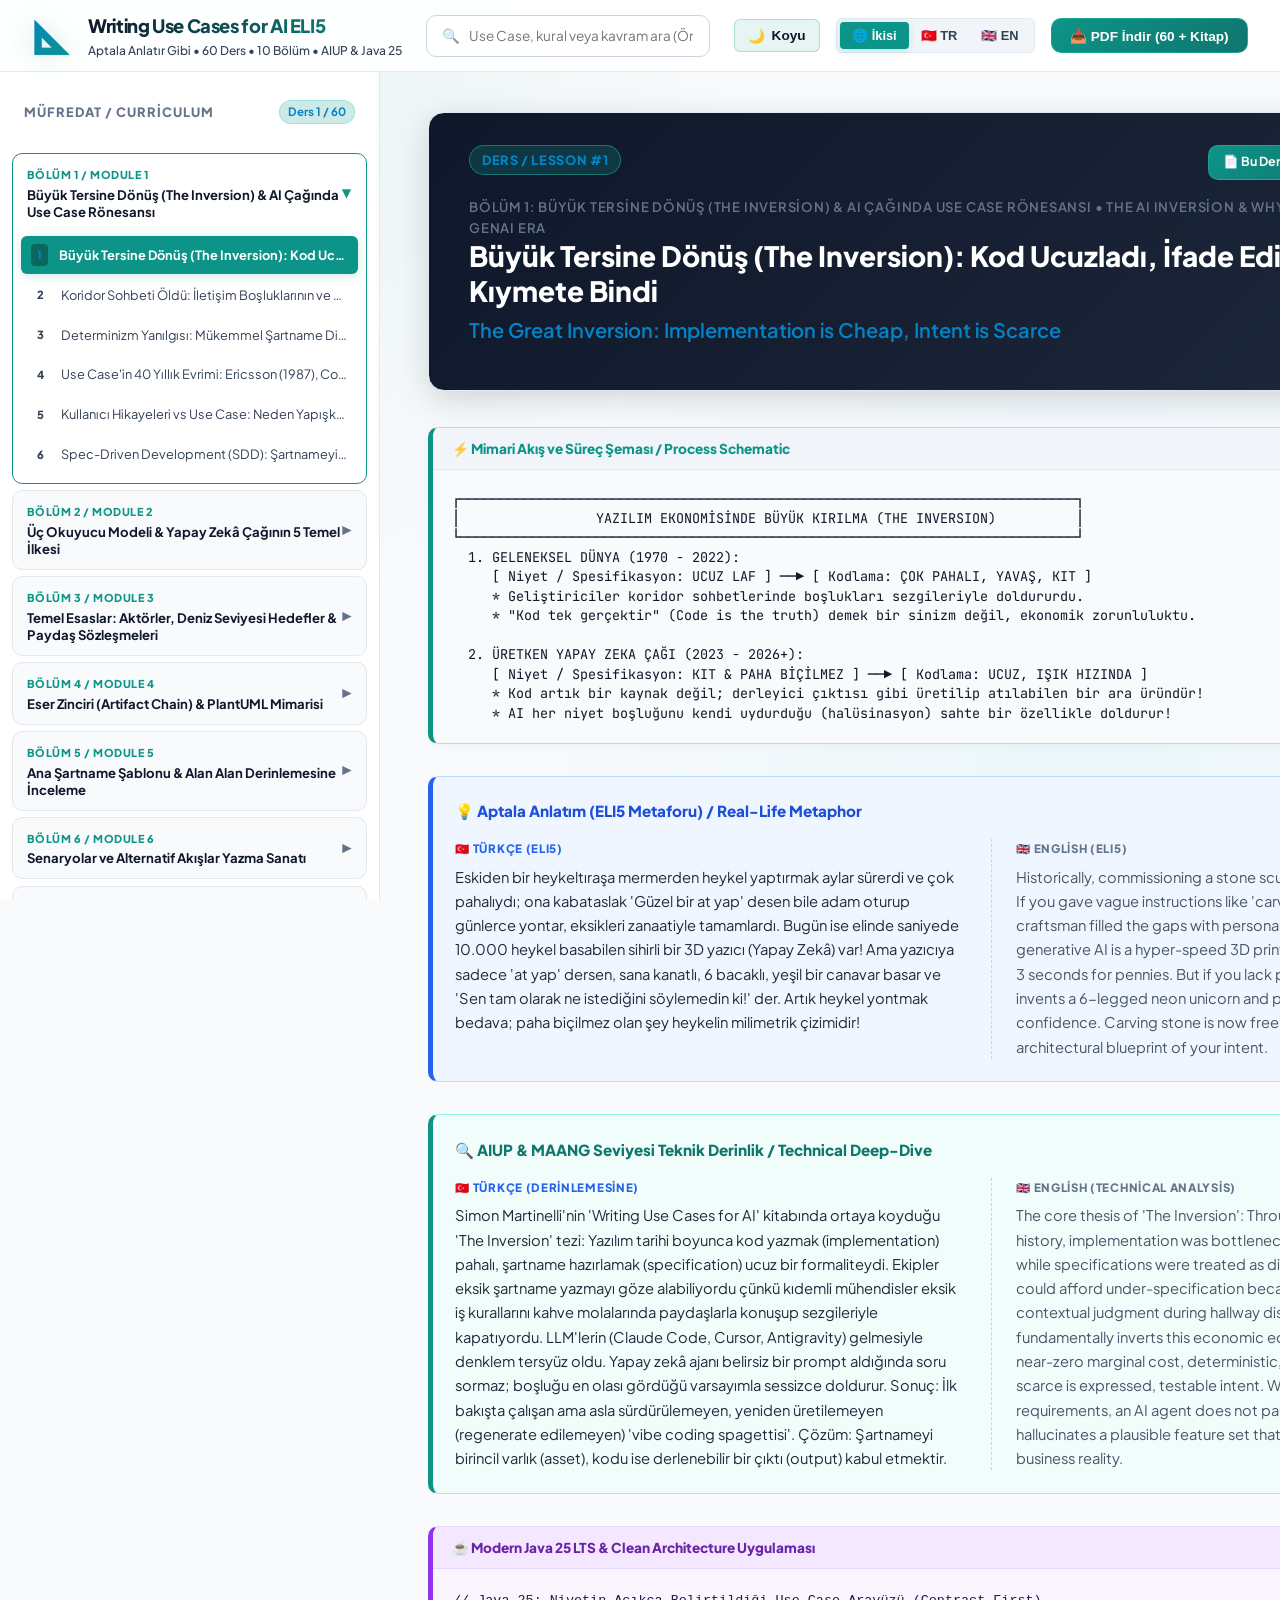
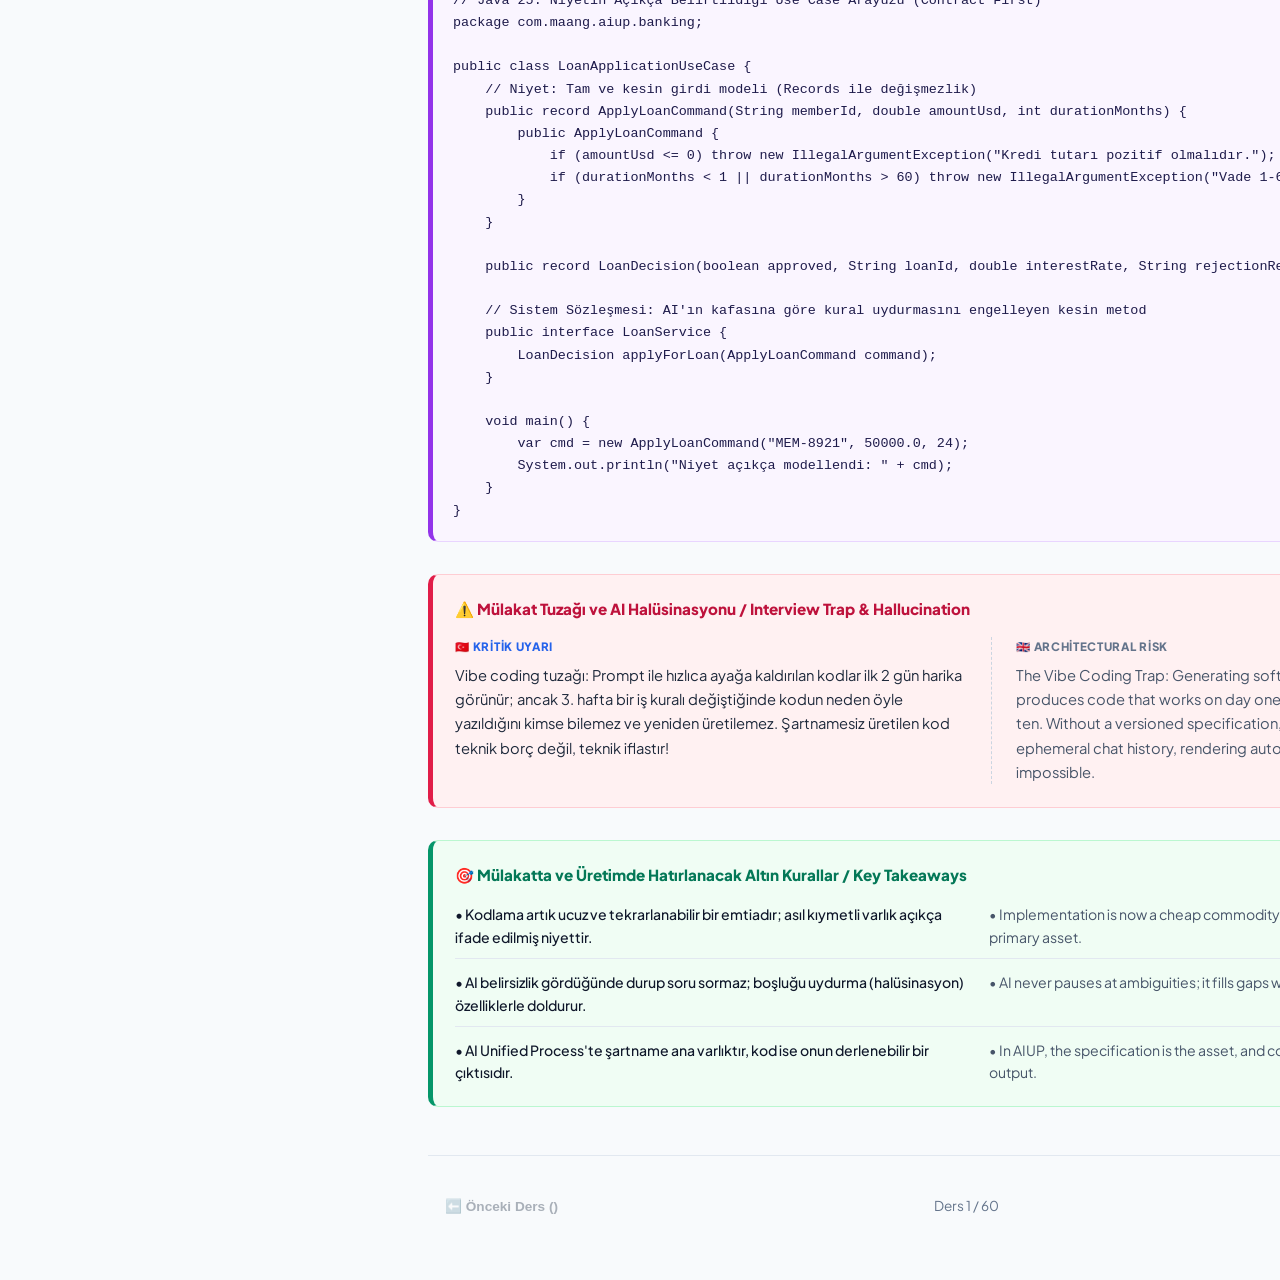
<file: index.html>
<!DOCTYPE html>
<html lang="tr">
<head>
  <meta charset="UTF-8">
  <meta http-equiv="refresh" content="0; url=web/index.html">
  <title>Use Cases for AI & LLM Engineering ELI5 | 60 Ders</title>
  <script>
    window.location.replace("web/index.html");
  </script>
</head>
<body style="background-color: #02040a; color: #f8fafc; font-family: -apple-system, BlinkMacSystemFont, 'Segoe UI', Roboto, sans-serif; display: flex; align-items: center; justify-content: center; height: 100vh; margin: 0;">
  <div style="text-align: center;">
    <div style="font-size: 48px; margin-bottom: 16px;">💡</div>
    <h2 style="font-size: 20px; font-weight: 600; margin-bottom: 8px;">Use Cases for AI & LLM Engineering ELI5 | 60 Ders</h2>
    <p style="color: #94a3b8; font-size: 14px; margin-bottom: 16px;">Web okuyucuya yönlendiriliyorsunuz...</p>
    <a href="web/index.html" style="display: inline-block; padding: 10px 20px; background: #10b981; color: #ffffff; border-radius: 8px; text-decoration: none; font-weight: bold; font-size: 13px;">Sayfaya Git ➔</a>
  </div>
</body>
</html>
</file>
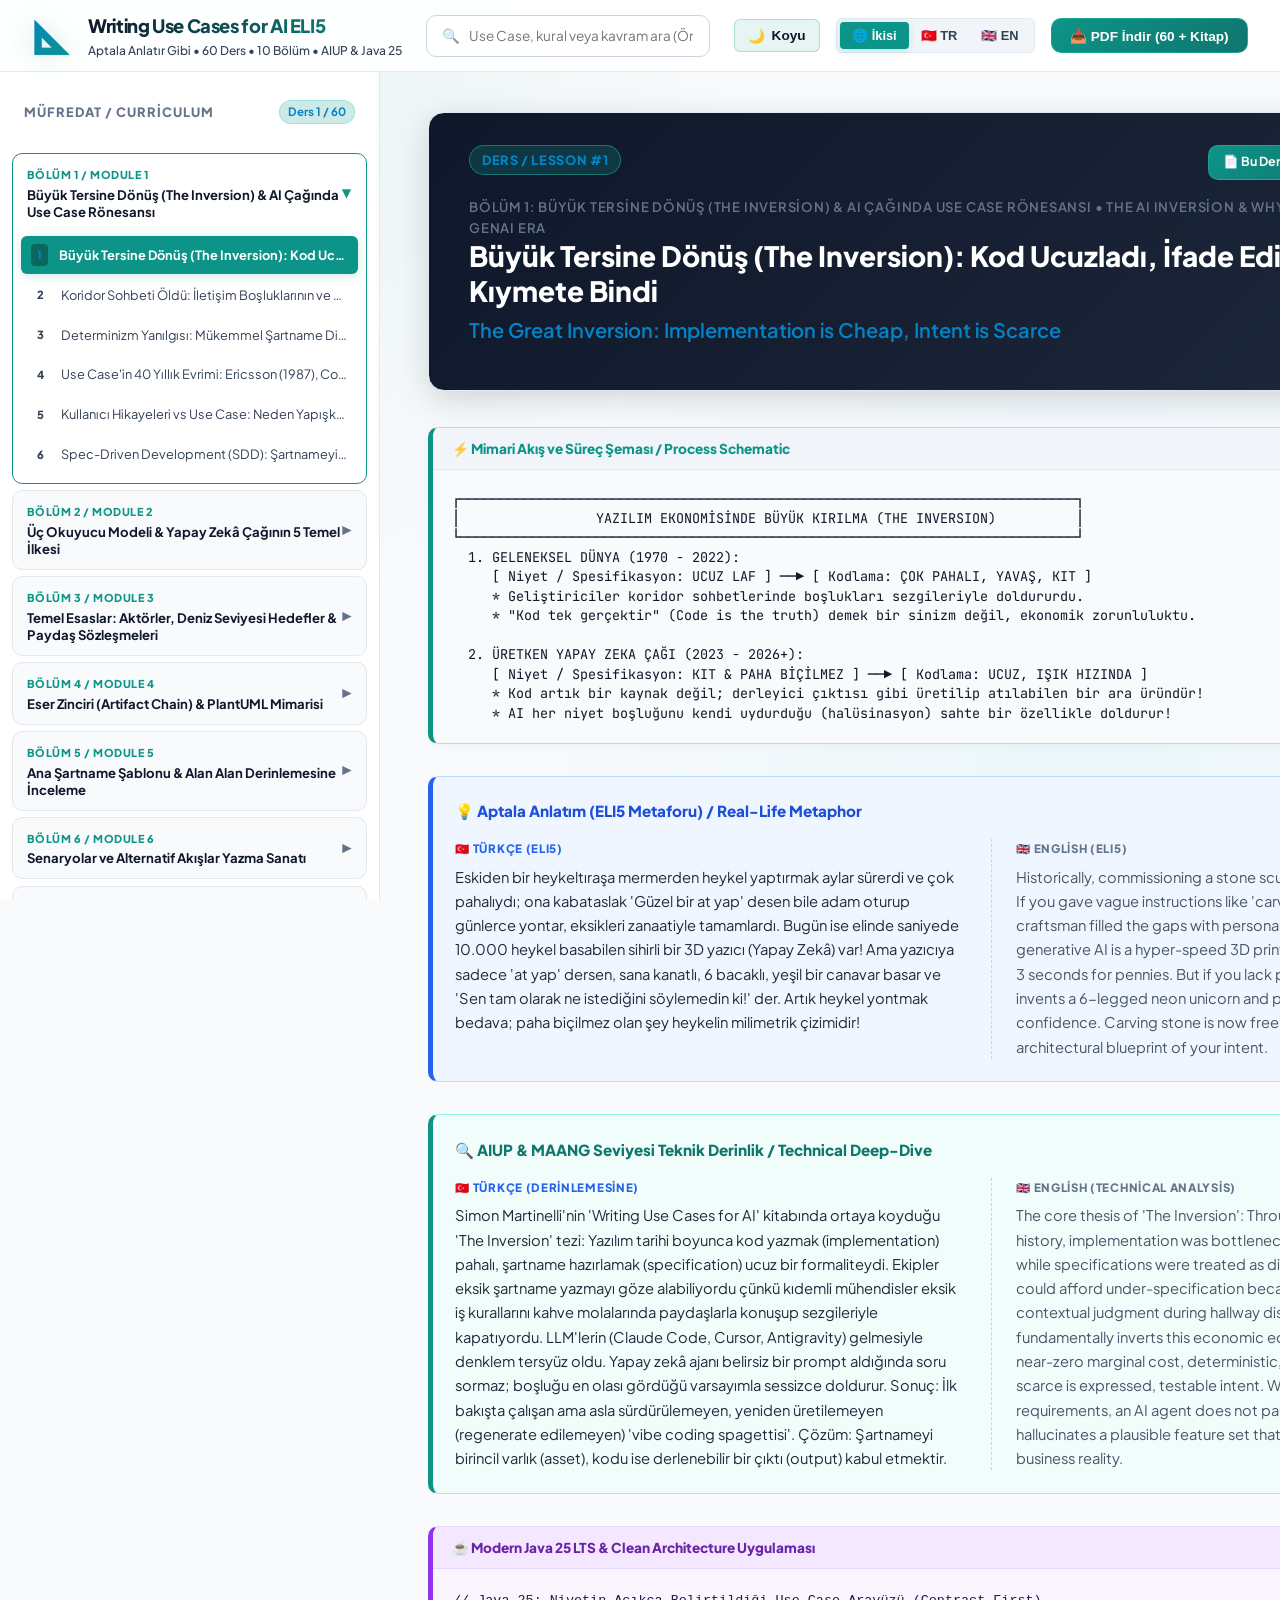
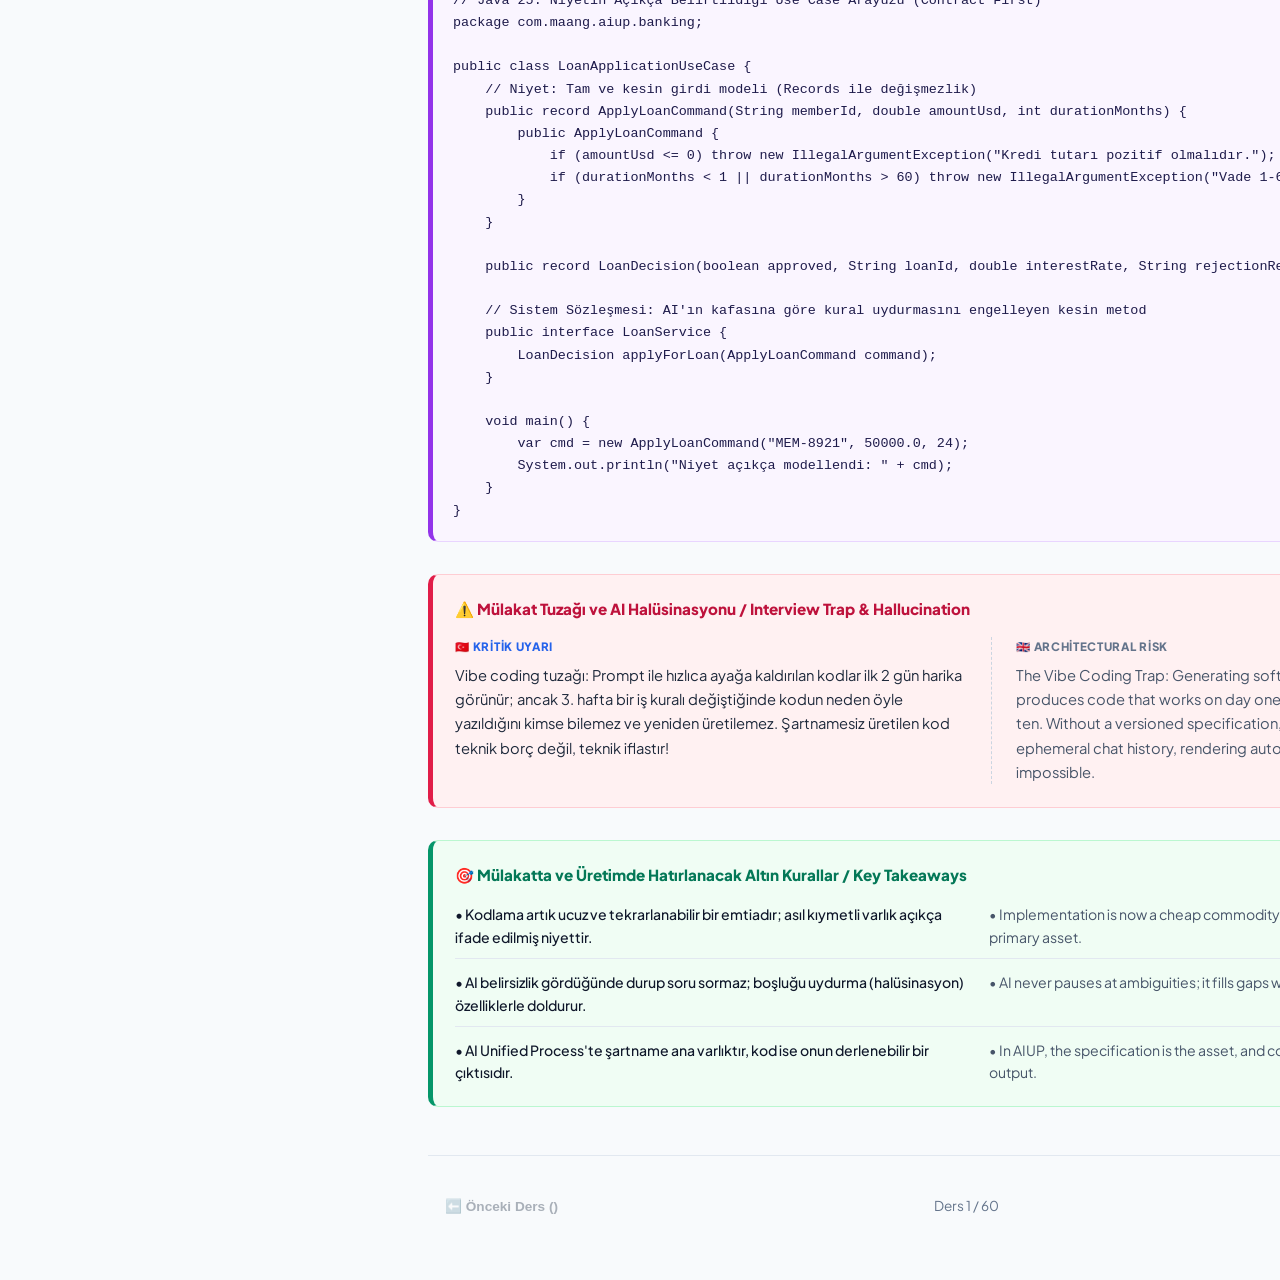
<file: web/index.html>
<!DOCTYPE html>
<html lang="tr">
<head>
  <meta charset="UTF-8">
  <meta name="viewport" content="width=device-width, initial-scale=1.0">
  <title>Writing Use Cases for AI ELI5 | Aptala Anlatır Gibi 60 Ders</title>
  <meta name="description" content="MAANG mülakatları ve AI çağı için Simon Martinelli temelli grafikli, şemalı, Java 25 kodlu, çift dilli (TR/EN) Use Case & Spec-Driven Development başucu rehberi.">
  <link rel="preconnect" href="https://fonts.googleapis.com">
  <link rel="preconnect" href="https://fonts.gstatic.com" crossorigin>
  <link href="https://fonts.googleapis.com/css2?family=Plus+Jakarta+Sans:wght@400;500;600;700;800&family=JetBrains+Mono:wght@400;500;600;700&display=swap" rel="stylesheet">
  <link rel="stylesheet" href="styles.css">
</head>
<body>
  <div class="bg-ambient"></div>

  <!-- Top Navigation Bar -->
  <nav class="top-nav">
    <div class="brand-section">
      <div class="brand-logo">📐</div>
      <div>
        <div class="brand-title">Writing Use Cases for AI ELI5</div>
        <div class="brand-subtitle">Aptala Anlatır Gibi • 60 Ders • 10 Bölüm • AIUP & Java 25</div>
      </div>
    </div>

    <!-- Live Search -->
    <div class="search-wrapper">
      <span class="search-icon">🔍</span>
      <input type="text" id="searchInput" class="search-input" placeholder="Use Case, kural veya kavram ara (Örn: Inversion, 3 Readers, Zone 3, Blocklist, Slices, Brownfield)...">
    </div>

    <!-- Actions & Language Switcher -->
    <div class="nav-actions">
      <button id="themeToggleBtn" class="theme-btn" title="Temayı Değiştir (Açık/Koyu)">
        <span class="theme-icon">🌙</span> <span class="theme-text">Koyu</span>
      </button>

      <div class="lang-selector">
        <button class="lang-btn active" data-lang="split" title="Türkçe ve İngilizce Yan Yana">🌐 İkisi</button>
        <button class="lang-btn" data-lang="tr" title="Sadece Türkçe">🇹🇷 TR</button>
        <button class="lang-btn" data-lang="en" title="Only English">🇬🇧 EN</button>
      </div>

      <button id="btnOpenPdfModal" class="btn-primary" title="Tüm PDF'leri İncele ve İndir">
        📥 PDF İndir (60 + Kitap)
      </button>
    </div>
  </nav>

  <!-- App Layout -->
  <div class="app-container">
    <!-- Sidebar: Modules & Lessons -->
    <aside class="sidebar" id="sidebar">
      <div class="sidebar-header">
        <span class="sidebar-title">Müfredat / Curriculum</span>
        <span class="progress-pill" id="lessonCounterBadge">Ders 1 / 60</span>
      </div>
      <ul class="module-list" id="moduleAccordion">
        <!-- Rendered dynamically by app.js -->
      </ul>
    </aside>

    <!-- Main View: Active Lesson -->
    <main class="main-view" id="mainContent">
      <!-- Active Lesson Content Rendered Here -->
    </main>
  </div>

  <!-- PDF Library Modal -->
  <div class="modal-overlay" id="pdfModal">
    <div class="modal-card">
      <div class="modal-header">
        <div>
          <h2 style="font-size: 1.25rem; font-weight: 800; color: white;">📚 Yayınlanmış PDF Kütüphanesi</h2>
          <p style="font-size: 0.85rem; color: var(--text-secondary);">60 tekil ders, 10 bölüm paketi ve 3 MB master mega-kitabı doğrudan indirin.</p>
        </div>
        <button id="btnClosePdfModal" class="btn-secondary" style="padding: 4px 10px; font-size: 1.1rem;">✕</button>
      </div>
      <div class="modal-body">
        <div class="pdf-item master-book-highlight">
          <div>
            <div style="font-weight: 800; font-size: 1.1rem; color: white;">📖 BÜYÜK MASTER KİTAP (TÜM 60 DERS TEK PDF)</div>
            <div style="font-size: 0.82rem; color: var(--text-secondary);">60 Ders • Mimari ASCII Şemalar • Java 25 Kodları • Çift Dilli (TR & EN) • Typst Yayın Kalitesi</div>
          </div>
          <a href="../output/book/Writing_Use_Cases_for_AI_ELI5.pdf" target="_blank" class="btn-primary" style="padding: 0.65rem 1.3rem;">
            ⬇️ Ana Kitabı Aç (3.0 MB)
          </a>
        </div>

        <h3 style="font-size: 0.95rem; font-weight: 700; color: var(--accent-cyan); text-transform: uppercase; margin-bottom: 0.75rem; letter-spacing: 0.05em;">
          📦 10 Bölüm Paketleri (Module Bundles)
        </h3>
        <div class="pdf-download-list" id="modalModulePdfList">
          <!-- Filled dynamically -->
        </div>

        <h3 style="font-size: 0.95rem; font-weight: 700; color: var(--accent-cyan); text-transform: uppercase; margin-top: 1.5rem; margin-bottom: 0.75rem; letter-spacing: 0.05em;">
          📄 60 Tekil Ders PDF'leri (Individual Lessons)
        </h3>
        <div class="pdf-download-list-grid" id="modalIndividualPdfList">
          <!-- Filled dynamically -->
        </div>
      </div>
    </div>
  </div>

  <!-- Load Data and Application Logic -->
  <script src="data/lessons.js"></script>
  <script src="app.js"></script>
</body>
</html>
</file>
<file: web/styles.css>
/* ==============================================================================
   WRITING USE CASES FOR AI ELI5 - MODERN HIGH-AESTHETIC STYLESHEET
   Deep Cyber Obsidian & Teal/Cyan Palette (AIUP & Spec-Driven Engineering)
   ============================================================================== */

:root {
  --bg-primary: #f8fafc;
  --bg-secondary: #ffffff;
  --bg-card: #ffffff;
  --bg-card-border: #e2e8f0;
  --bg-glass: rgba(255, 255, 255, 0.92);

  --accent-teal: #0d9488;
  --accent-teal-glow: rgba(13, 148, 136, 0.2);
  --accent-cyan: #0284c7;
  --accent-sky: #0284c7;
  --accent-emerald: #059669;
  --accent-rose: #e11d48;
  --accent-purple: #7c3aed;

  --text-primary: #0f172a;
  --text-secondary: #334155;
  --text-muted: #64748b;
  --text-cyan-dim: #0f766e;

  --font-main: 'Plus Jakarta Sans', -apple-system, BlinkMacSystemFont, 'Segoe UI', Roboto, sans-serif;
  --font-mono: 'JetBrains Mono', 'Fira Code', Menlo, monospace;

  --sidebar-width: 380px;
  --top-nav-height: 72px;
  --radius-sm: 6px;
  --radius-md: 10px;
  --radius-lg: 16px;
  --transition: all 0.2s cubic-bezier(0.4, 0, 0.2, 1);
}

body.theme-dark {
  --bg-primary: #040e14;
  --bg-secondary: #081c24;
  --bg-card: rgba(8, 28, 36, 0.75);
  --bg-card-border: rgba(45, 212, 191, 0.18);
  --bg-glass: rgba(8, 28, 36, 0.85);

  --accent-teal: #0d9488;
  --accent-teal-glow: rgba(13, 148, 136, 0.35);
  --accent-cyan: #2dd4bf;
  --accent-sky: #38bdf8;
  --accent-emerald: #10b981;
  --accent-rose: #f43f5e;
  --accent-purple: #c084fc;

  --text-primary: #f8fafc;
  --text-secondary: #94a3b8;
  --text-muted: #64748b;
  --text-cyan-dim: #5eead4;
}

* {
  box-sizing: border-box;
  margin: 0;
  padding: 0;
}

body {
  font-family: var(--font-main);
  background-color: var(--bg-primary);
  color: var(--text-primary);
  line-height: 1.6;
  min-height: 100vh;
  overflow-x: hidden;
  -webkit-font-smoothing: antialiased;
}

.bg-ambient {
  position: fixed;
  top: 0;
  left: 0;
  right: 0;
  bottom: 0;
  background: 
    radial-gradient(circle at 15% 10%, rgba(13, 148, 136, 0.06), transparent 40%),
    radial-gradient(circle at 85% 80%, rgba(6, 182, 212, 0.05), transparent 45%),
    #f8fafc;
  pointer-events: none;
  z-index: -1;
}

body.theme-dark .bg-ambient {
  background: 
    radial-gradient(circle at 15% 10%, rgba(13, 148, 136, 0.15), transparent 40%),
    radial-gradient(circle at 85% 80%, rgba(6, 182, 212, 0.12), transparent 45%),
    radial-gradient(circle at 50% 50%, rgba(8, 28, 36, 0.9), var(--bg-primary) 70%);
}

/* --- TOP NAVIGATION BAR --- */
.top-nav {
  position: fixed;
  top: 0;
  left: 0;
  right: 0;
  height: var(--top-nav-height);
  background: var(--bg-glass);
  backdrop-filter: blur(16px);
  -webkit-backdrop-filter: blur(16px);
  border-bottom: 1px solid var(--bg-card-border);
  display: flex;
  align-items: center;
  justify-content: space-between;
  padding: 0 2rem;
  z-index: 100;
  gap: 1.5rem;
}

.brand-section {
  display: flex;
  align-items: center;
  gap: 1rem;
  min-width: 320px;
}

.brand-logo {
  font-size: 2rem;
  background: linear-gradient(135deg, var(--accent-cyan), var(--accent-teal));
  -webkit-background-clip: text;
  -webkit-text-fill-color: transparent;
  filter: drop-shadow(0 0 12px var(--accent-teal-glow));
}

.brand-title {
  font-size: 1.15rem;
  font-weight: 800;
  letter-spacing: -0.02em;
  background: linear-gradient(to right, #0f172a, var(--accent-teal));
  -webkit-background-clip: text;
  -webkit-text-fill-color: transparent;
}

body.theme-dark .brand-title {
  background: linear-gradient(to right, #ffffff, var(--accent-cyan));
  -webkit-background-clip: text;
  -webkit-text-fill-color: transparent;
}

.brand-subtitle {
  font-size: 0.75rem;
  color: var(--text-secondary);
  font-weight: 500;
}

/* Search Bar */
.search-wrapper {
  flex: 1;
  max-width: 600px;
  position: relative;
}

.search-icon {
  position: absolute;
  left: 1rem;
  top: 50%;
  transform: translateY(-50%);
  font-size: 0.9rem;
  opacity: 0.6;
}

.search-input {
  width: 100%;
  height: 42px;
  background: #ffffff;
  border: 1px solid #cbd5e1;
  border-radius: var(--radius-md);
  padding: 0 1rem 0 2.6rem;
  font-size: 0.85rem;
  color: #0f172a;
  font-family: var(--font-main);
  transition: var(--transition);
}

body.theme-dark .search-input {
  background: rgba(4, 14, 20, 0.7);
  border-color: rgba(45, 212, 191, 0.25);
  color: white;
}

.search-input:focus {
  outline: none;
  border-color: var(--accent-cyan);
  box-shadow: 0 0 16px var(--accent-teal-glow);
  background: #ffffff;
}

body.theme-dark .search-input:focus {
  background: rgba(4, 14, 20, 0.95);
}

/* Nav Actions */
.nav-actions {
  display: flex;
  align-items: center;
  gap: 1rem;
}

.theme-btn {
  background: rgba(13, 148, 136, 0.1);
  border: 1px solid rgba(13, 148, 136, 0.25);
  color: var(--text-primary);
  padding: 0.45rem 0.85rem;
  border-radius: var(--radius-sm);
  font-size: 0.85rem;
  font-weight: 700;
  cursor: pointer;
  display: flex;
  align-items: center;
  gap: 0.4rem;
  transition: var(--transition);
}

.theme-btn:hover {
  background: var(--accent-teal);
  color: #ffffff;
}

.lang-selector {
  display: flex;
  background: #f1f5f9;
  border: 1px solid #e2e8f0;
  border-radius: var(--radius-sm);
  padding: 3px;
}

body.theme-dark .lang-selector {
  background: rgba(4, 14, 20, 0.8);
  border-color: var(--bg-card-border);
}

.lang-btn {
  background: none;
  border: none;
  color: var(--text-secondary);
  padding: 6px 12px;
  font-size: 0.8rem;
  font-weight: 700;
  cursor: pointer;
  border-radius: 4px;
  transition: var(--transition);
}

.lang-btn:hover {
  color: var(--text-primary);
}

.lang-btn.active {
  background: var(--accent-teal);
  color: white;
  box-shadow: 0 2px 8px var(--accent-teal-glow);
}

.btn-primary {
  background: linear-gradient(135deg, var(--accent-teal), #0f766e);
  color: white;
  border: 1px solid rgba(45, 212, 191, 0.4);
  padding: 0.55rem 1.15rem;
  border-radius: var(--radius-md);
  font-weight: 700;
  font-size: 0.85rem;
  cursor: pointer;
  display: inline-flex;
  align-items: center;
  gap: 0.5rem;
  transition: var(--transition);
  text-decoration: none;
}

.btn-primary:hover {
  transform: translateY(-1px);
  box-shadow: 0 4px 16px var(--accent-teal-glow);
  border-color: var(--accent-cyan);
}

.btn-secondary {
  background: rgba(255, 255, 255, 0.05);
  color: var(--text-secondary);
  border: 1px solid rgba(255, 255, 255, 0.1);
  padding: 0.55rem 1rem;
  border-radius: var(--radius-md);
  font-size: 0.85rem;
  font-weight: 600;
  cursor: pointer;
  transition: var(--transition);
}

.btn-secondary:hover {
  background: rgba(255, 255, 255, 0.1);
  color: white;
}

/* --- APP LAYOUT --- */
.app-container {
  display: flex;
  margin-top: var(--top-nav-height);
  min-height: calc(100vh - var(--top-nav-height));
}

/* --- SIDEBAR --- */
.sidebar {
  width: var(--sidebar-width);
  background: var(--bg-secondary);
  border-right: 1px solid var(--bg-card-border);
  overflow-y: auto;
  position: fixed;
  top: var(--top-nav-height);
  bottom: 0;
  left: 0;
  padding: 1.25rem 0.75rem;
  scrollbar-width: thin;
  scrollbar-color: var(--accent-teal) transparent;
  z-index: 90;
}

.sidebar-header {
  display: flex;
  justify-content: space-between;
  align-items: center;
  padding: 0.5rem 0.75rem 1rem 0.75rem;
  border-bottom: 1px solid rgba(255, 255, 255, 0.08);
  margin-bottom: 0.75rem;
}

.sidebar-title {
  font-size: 0.8rem;
  text-transform: uppercase;
  letter-spacing: 0.08em;
  font-weight: 800;
  color: var(--text-muted);
}

.progress-pill {
  font-size: 0.72rem;
  background: rgba(13, 148, 136, 0.2);
  color: var(--accent-cyan);
  padding: 2px 8px;
  border-radius: 12px;
  font-weight: 700;
  border: 1px solid rgba(45, 212, 191, 0.3);
}

.module-list {
  list-style: none;
  display: flex;
  flex-direction: column;
  gap: 0.4rem;
}

.module-card {
  border-radius: var(--radius-md);
  background: #f8fafc;
  border: 1px solid #e2e8f0;
  overflow: hidden;
  transition: var(--transition);
}

body.theme-dark .module-card {
  background: rgba(4, 14, 20, 0.4);
  border-color: rgba(255, 255, 255, 0.05);
}

.module-card:hover {
  border-color: var(--accent-teal);
}

body.theme-dark .module-card:hover {
  border-color: rgba(45, 212, 191, 0.3);
}

.module-card.expanded {
  border-color: var(--accent-teal);
  background: #ffffff;
}

body.theme-dark .module-card.expanded {
  border-color: rgba(45, 212, 191, 0.4);
  background: rgba(4, 14, 20, 0.75);
}

.module-header {
  padding: 0.75rem 0.85rem;
  cursor: pointer;
  display: flex;
  align-items: center;
  justify-content: space-between;
  user-select: none;
}

.module-meta {
  display: flex;
  flex-direction: column;
  gap: 2px;
}

.module-tag {
  font-size: 0.68rem;
  font-weight: 800;
  color: var(--accent-teal);
  text-transform: uppercase;
  letter-spacing: 0.05em;
}

body.theme-dark .module-tag {
  color: var(--accent-cyan);
}

.module-title-text {
  font-size: 0.82rem;
  font-weight: 700;
  color: var(--text-primary);
  line-height: 1.3;
}

body.theme-dark .module-title-text {
  color: white;
}

.module-toggle-icon {
  font-size: 0.75rem;
  color: var(--text-muted);
  transition: transform 0.2s ease;
}

.module-card.expanded .module-toggle-icon {
  transform: rotate(90deg);
  color: var(--accent-teal);
}

body.theme-dark .module-card.expanded .module-toggle-icon {
  color: var(--accent-cyan);
}

.lesson-sublist {
  list-style: none;
  padding: 0.25rem 0.5rem 0.6rem 0.5rem;
  display: flex;
  flex-direction: column;
  gap: 2px;
}

.lesson-item {
  padding: 0.5rem 0.65rem;
  border-radius: var(--radius-sm);
  cursor: pointer;
  display: flex;
  align-items: center;
  gap: 0.65rem;
  font-size: 0.8rem;
  color: var(--text-secondary);
  transition: var(--transition);
}

.lesson-item:hover {
  background: rgba(13, 148, 136, 0.1);
  color: var(--text-primary);
}

body.theme-dark .lesson-item:hover {
  background: rgba(13, 148, 136, 0.15);
  color: white;
}

.lesson-item.active {
  background: var(--accent-teal);
  color: white;
  font-weight: 700;
  box-shadow: 0 2px 10px var(--accent-teal-glow);
}

.lesson-badge {
  font-size: 0.7rem;
  font-weight: 800;
  background: rgba(255, 255, 255, 0.1);
  padding: 2px 6px;
  border-radius: 4px;
}

.lesson-item.active .lesson-badge {
  background: rgba(0, 0, 0, 0.3);
  color: var(--accent-cyan);
}

/* --- MAIN VIEW --- */
.main-view {
  margin-left: var(--sidebar-width);
  flex: 1;
  padding: 2.5rem 3rem 5rem 3rem;
  max-width: 1200px;
}

/* Hero Lesson Header */
.lesson-hero {
  background: linear-gradient(135deg, #0f172a 0%, #1e293b 100%);
  border: 1px solid var(--bg-card-border);
  border-radius: var(--radius-lg);
  padding: 2rem 2.5rem;
  margin-bottom: 2.25rem;
  position: relative;
  box-shadow: 0 8px 32px rgba(0, 0, 0, 0.15);
}

body.theme-dark .lesson-hero {
  background: linear-gradient(135deg, rgba(8, 28, 36, 0.95), rgba(4, 14, 20, 0.95));
  box-shadow: 0 8px 32px rgba(0, 0, 0, 0.4);
}

.lesson-hero-top {
  display: flex;
  justify-content: space-between;
  align-items: flex-start;
  margin-bottom: 1rem;
}

.lesson-number-tag {
  background: rgba(13, 148, 136, 0.25);
  color: var(--accent-cyan);
  border: 1px solid rgba(45, 212, 191, 0.4);
  font-size: 0.8rem;
  font-weight: 800;
  padding: 4px 12px;
  border-radius: 20px;
  text-transform: uppercase;
  letter-spacing: 0.05em;
}

.lesson-actions {
  display: flex;
  gap: 0.75rem;
}

.lesson-hero-title-tr {
  font-size: 1.75rem;
  font-weight: 800;
  line-height: 1.25;
  color: white;
  margin-bottom: 0.4rem;
}

.lesson-hero-title-en {
  font-size: 1.25rem;
  font-weight: 600;
  color: var(--accent-sky);
  margin-bottom: 0.75rem;
}

.lesson-hero-module-name {
  font-size: 0.82rem;
  color: var(--text-muted);
  font-weight: 600;
  text-transform: uppercase;
  letter-spacing: 0.06em;
}

/* Content Boxes */
.box-section {
  margin-bottom: 2rem;
}

/* 1. Diagram Box */
.diagram-card {
  background: #f8fafc;
  border: 1px solid #cbd5e1;
  border-left: 5px solid var(--accent-teal);
  border-radius: var(--radius-md);
  overflow: hidden;
  box-shadow: 0 2px 8px rgba(0, 0, 0, 0.04);
}

body.theme-dark .diagram-card {
  background: #06141d;
  border-color: #134e4a;
  box-shadow: 0 4px 20px rgba(0, 0, 0, 0.35);
}

.diagram-header {
  background: #f1f5f9;
  padding: 0.6rem 1.2rem;
  display: flex;
  justify-content: space-between;
  align-items: center;
  border-bottom: 1px solid #e2e8f0;
}

body.theme-dark .diagram-header {
  background: rgba(13, 148, 136, 0.15);
  border-bottom-color: rgba(19, 78, 74, 0.6);
}

.diagram-title {
  font-size: 0.85rem;
  font-weight: 800;
  color: var(--accent-teal);
  display: flex;
  align-items: center;
  gap: 0.5rem;
}

body.theme-dark .diagram-title {
  color: var(--accent-cyan);
}

.btn-copy {
  background: rgba(0, 0, 0, 0.05);
  border: 1px solid rgba(0, 0, 0, 0.1);
  color: var(--text-secondary);
  font-size: 0.75rem;
  font-weight: 600;
  padding: 3px 8px;
  border-radius: 4px;
  cursor: pointer;
  transition: var(--transition);
}

body.theme-dark .btn-copy {
  background: rgba(255, 255, 255, 0.06);
  border-color: rgba(255, 255, 255, 0.1);
  color: var(--text-secondary);
}

.btn-copy:hover {
  background: var(--accent-teal);
  color: white;
}

.diagram-body {
  padding: 1.2rem;
  overflow-x: auto;
  font-family: var(--font-mono);
  font-size: 0.84rem;
  line-height: 1.45;
  color: #0f172a;
  white-space: pre;
}

body.theme-dark .diagram-body {
  color: #a7f3d0;
}

/* 2. ELI5 Box */
.eli5-card {
  background: #eff6ff;
  border: 1px solid #bfdbfe;
  border-left: 5px solid #2563eb;
  border-radius: var(--radius-md);
  padding: 1.4rem;
}

body.theme-dark .eli5-card {
  background: rgba(30, 58, 138, 0.12);
  border-color: rgba(59, 130, 246, 0.3);
}

.eli5-header {
  font-size: 0.95rem;
  font-weight: 800;
  color: #1d4ed8;
  margin-bottom: 1rem;
  display: flex;
  align-items: center;
  gap: 0.5rem;
}

body.theme-dark .eli5-header {
  color: #60a5fa;
}

/* 3. Deep-Dive Box */
.deep-card {
  background: #f0fdfa;
  border: 1px solid #99f6e4;
  border-left: 5px solid var(--accent-teal);
  border-radius: var(--radius-md);
  padding: 1.4rem;
}

body.theme-dark .deep-card {
  background: rgba(15, 118, 110, 0.12);
  border-color: rgba(20, 184, 166, 0.3);
}

.deep-header {
  font-size: 0.95rem;
  font-weight: 800;
  color: #0f766e;
  margin-bottom: 1rem;
  display: flex;
  align-items: center;
  gap: 0.5rem;
}

body.theme-dark .deep-header {
  color: var(--accent-cyan);
}

/* Split Columns */
.split-content {
  display: grid;
  grid-template-columns: 1fr 1fr;
  gap: 1.75rem;
}

.lang-column {
  font-size: 0.92rem;
  line-height: 1.65;
  color: #1e293b;
}

body.theme-dark .lang-column {
  color: #e2e8f0;
}

.lang-column.english {
  color: #475569;
  border-left: 1px dashed #cbd5e1;
  padding-left: 1.5rem;
}

body.theme-dark .lang-column.english {
  color: #cbd5e1;
  border-left: 1px dashed rgba(255, 255, 255, 0.1);
}

.col-label {
  font-size: 0.72rem;
  font-weight: 800;
  text-transform: uppercase;
  letter-spacing: 0.06em;
  margin-bottom: 0.4rem;
  display: block;
}

.col-label.tr { color: #2563eb; }
.col-label.en { color: #64748b; }
body.theme-dark .col-label.tr { color: #60a5fa; }
body.theme-dark .col-label.en { color: #94a3b8; }

/* 4. Java 25 Box */
.java-card {
  background: #faf5ff;
  border: 1px solid #e9d5ff;
  border-left: 5px solid #9333ea;
  border-radius: var(--radius-md);
  overflow: hidden;
}

body.theme-dark .java-card {
  background: #0b0714;
  border-color: #4a1d96;
}

.java-header {
  background: #f3e8ff;
  padding: 0.6rem 1.2rem;
  display: flex;
  justify-content: space-between;
  align-items: center;
  border-bottom: 1px solid #e9d5ff;
}

body.theme-dark .java-header {
  background: rgba(147, 51, 234, 0.15);
  border-bottom-color: rgba(147, 51, 234, 0.3);
}

.java-title {
  font-size: 0.85rem;
  font-weight: 800;
  color: #6b21a8;
  display: flex;
  align-items: center;
  gap: 0.5rem;
}

body.theme-dark .java-title {
  color: var(--accent-purple);
}

.java-code-pre {
  padding: 1.25rem;
  overflow-x: auto;
  font-family: var(--font-mono);
  font-size: 0.84rem;
  line-height: 1.5;
  color: #1e1b4b;
  white-space: pre;
}

body.theme-dark .java-code-pre {
  color: #f3e8ff;
}

/* 5. Warning Box */
.warning-card {
  background: #fff1f2;
  border: 1px solid #fecdd3;
  border-left: 5px solid var(--accent-rose);
  border-radius: var(--radius-md);
  padding: 1.4rem;
}

body.theme-dark .warning-card {
  background: rgba(225, 29, 72, 0.1);
  border-color: rgba(225, 29, 72, 0.3);
}

.warning-header {
  font-size: 0.95rem;
  font-weight: 800;
  color: #be123c;
  margin-bottom: 1rem;
  display: flex;
  align-items: center;
  gap: 0.5rem;
}

body.theme-dark .warning-header {
  color: #fb7185;
}

/* 6. Takeaways Box */
.takeaways-card {
  background: #f0fdf4;
  border: 1px solid #bbf7d0;
  border-left: 5px solid var(--accent-emerald);
  border-radius: var(--radius-md);
  padding: 1.4rem;
}

body.theme-dark .takeaways-card {
  background: rgba(16, 185, 129, 0.1);
  border-color: rgba(16, 185, 129, 0.3);
}

.takeaways-header {
  font-size: 0.95rem;
  font-weight: 800;
  color: #047857;
  margin-bottom: 1rem;
  display: flex;
  align-items: center;
  gap: 0.5rem;
}

body.theme-dark .takeaways-header {
  color: #34d399;
}

.takeaways-list {
  display: flex;
  flex-direction: column;
  gap: 0.75rem;
}

.takeaway-row {
  display: grid;
  grid-template-columns: 1fr 1fr;
  gap: 1.5rem;
  padding-bottom: 0.6rem;
  border-bottom: 1px solid #e2e8f0;
}

body.theme-dark .takeaway-row {
  border-bottom-color: rgba(255, 255, 255, 0.05);
}

.takeaway-row:last-child {
  border-bottom: none;
  padding-bottom: 0;
}

.takeaway-tr { font-size: 0.88rem; color: #0f172a; font-weight: 500; }
body.theme-dark .takeaway-tr { color: #f1f5f9; }
.takeaway-en { font-size: 0.88rem; color: #475569; font-weight: 400; }
body.theme-dark .takeaway-en { color: #94a3b8; }

/* Lesson Footer Navigation */
.lesson-nav-footer {
  display: flex;
  justify-content: space-between;
  align-items: center;
  margin-top: 3rem;
  padding-top: 2rem;
  border-top: 1px solid var(--border-color, #e2e8f0);
}

body.theme-dark .lesson-nav-footer {
  border-top-color: rgba(255, 255, 255, 0.1);
}

/* --- MODAL --- */
.modal-overlay {
  position: fixed;
  top: 0;
  left: 0;
  right: 0;
  bottom: 0;
  background: rgba(15, 23, 42, 0.6);
  backdrop-filter: blur(8px);
  display: none;
  align-items: center;
  justify-content: center;
  z-index: 200;
  padding: 2rem;
}

body.theme-dark .modal-overlay {
  background: rgba(4, 14, 20, 0.85);
}

.modal-overlay.active {
  display: flex;
}

.modal-card {
  background: var(--bg-secondary);
  border: 1px solid var(--bg-card-border);
  border-radius: var(--radius-lg);
  width: 100%;
  max-width: 860px;
  max-height: 85vh;
  display: flex;
  flex-direction: column;
  box-shadow: 0 16px 48px rgba(0, 0, 0, 0.2);
}

body.theme-dark .modal-card {
  box-shadow: 0 16px 48px rgba(0, 0, 0, 0.6);
}

.modal-header {
  padding: 1.5rem 2rem;
  border-bottom: 1px solid var(--bg-card-border);
  display: flex;
  justify-content: space-between;
  align-items: center;
}

body.theme-dark .modal-header {
  border-bottom-color: rgba(255, 255, 255, 0.1);
}

.modal-body {
  padding: 2rem;
  overflow-y: auto;
  scrollbar-width: thin;
}

.master-book-highlight {
  background: linear-gradient(135deg, rgba(13, 148, 136, 0.12), rgba(6, 182, 212, 0.08));
  border: 2px solid var(--accent-teal);
  border-radius: var(--radius-md);
  padding: 1.25rem 1.5rem;
  display: flex;
  justify-content: space-between;
  align-items: center;
  margin-bottom: 1.75rem;
}

body.theme-dark .master-book-highlight {
  background: linear-gradient(135deg, rgba(13, 148, 136, 0.25), rgba(6, 182, 212, 0.15));
  border-color: var(--accent-cyan);
}

.pdf-download-list {
  display: grid;
  grid-template-columns: 1fr 1fr;
  gap: 0.75rem;
  margin-bottom: 1.5rem;
}

.pdf-download-list-grid {
  display: grid;
  grid-template-columns: repeat(auto-fill, minmax(110px, 1fr));
  gap: 0.5rem;
}

.pdf-card-btn {
  background: #f8fafc;
  border: 1px solid #cbd5e1;
  border-radius: var(--radius-sm);
  padding: 0.65rem 0.85rem;
  display: flex;
  justify-content: space-between;
  align-items: center;
  color: var(--text-primary);
  text-decoration: none;
  font-size: 0.82rem;
  font-weight: 600;
  transition: var(--transition);
}

body.theme-dark .pdf-card-btn {
  background: rgba(4, 14, 20, 0.6);
  border-color: rgba(255, 255, 255, 0.08);
  color: white;
}

.pdf-card-btn:hover {
  border-color: var(--accent-teal);
  background: rgba(13, 148, 136, 0.1);
  transform: translateY(-1px);
}

body.theme-dark .pdf-card-btn:hover {
  border-color: var(--accent-cyan);
  background: rgba(13, 148, 136, 0.2);
}

.pdf-lesson-chip {
  background: #f1f5f9;
  border: 1px solid #cbd5e1;
  border-radius: var(--radius-sm);
  padding: 6px 8px;
  text-align: center;
  color: var(--text-secondary);
  text-decoration: none;
  font-size: 0.78rem;
  font-weight: 700;
  transition: var(--transition);
}

body.theme-dark .pdf-lesson-chip {
  background: rgba(4, 14, 20, 0.6);
  border-color: rgba(255, 255, 255, 0.08);
}

.pdf-lesson-chip:hover {
  background: var(--accent-teal);
  color: white;
  border-color: var(--accent-teal);
}

/* --- RESPONSIVE --- */
@media (max-width: 1024px) {
  :root {
    --sidebar-width: 320px;
  }
  .split-content {
    grid-template-columns: 1fr;
  }
  .lang-column.english {
    border-left: none;
    border-top: 1px dashed rgba(255, 255, 255, 0.1);
    padding-left: 0;
    padding-top: 1.25rem;
  }
}

@media (max-width: 768px) {
  .sidebar {
    display: none;
  }
  .main-view {
    margin-left: 0;
    padding: 1.5rem 1rem 3rem 1rem;
  }
  .top-nav {
    padding: 0 1rem;
  }
  .brand-subtitle, .search-wrapper {
    display: none;
  }
}
</file>
